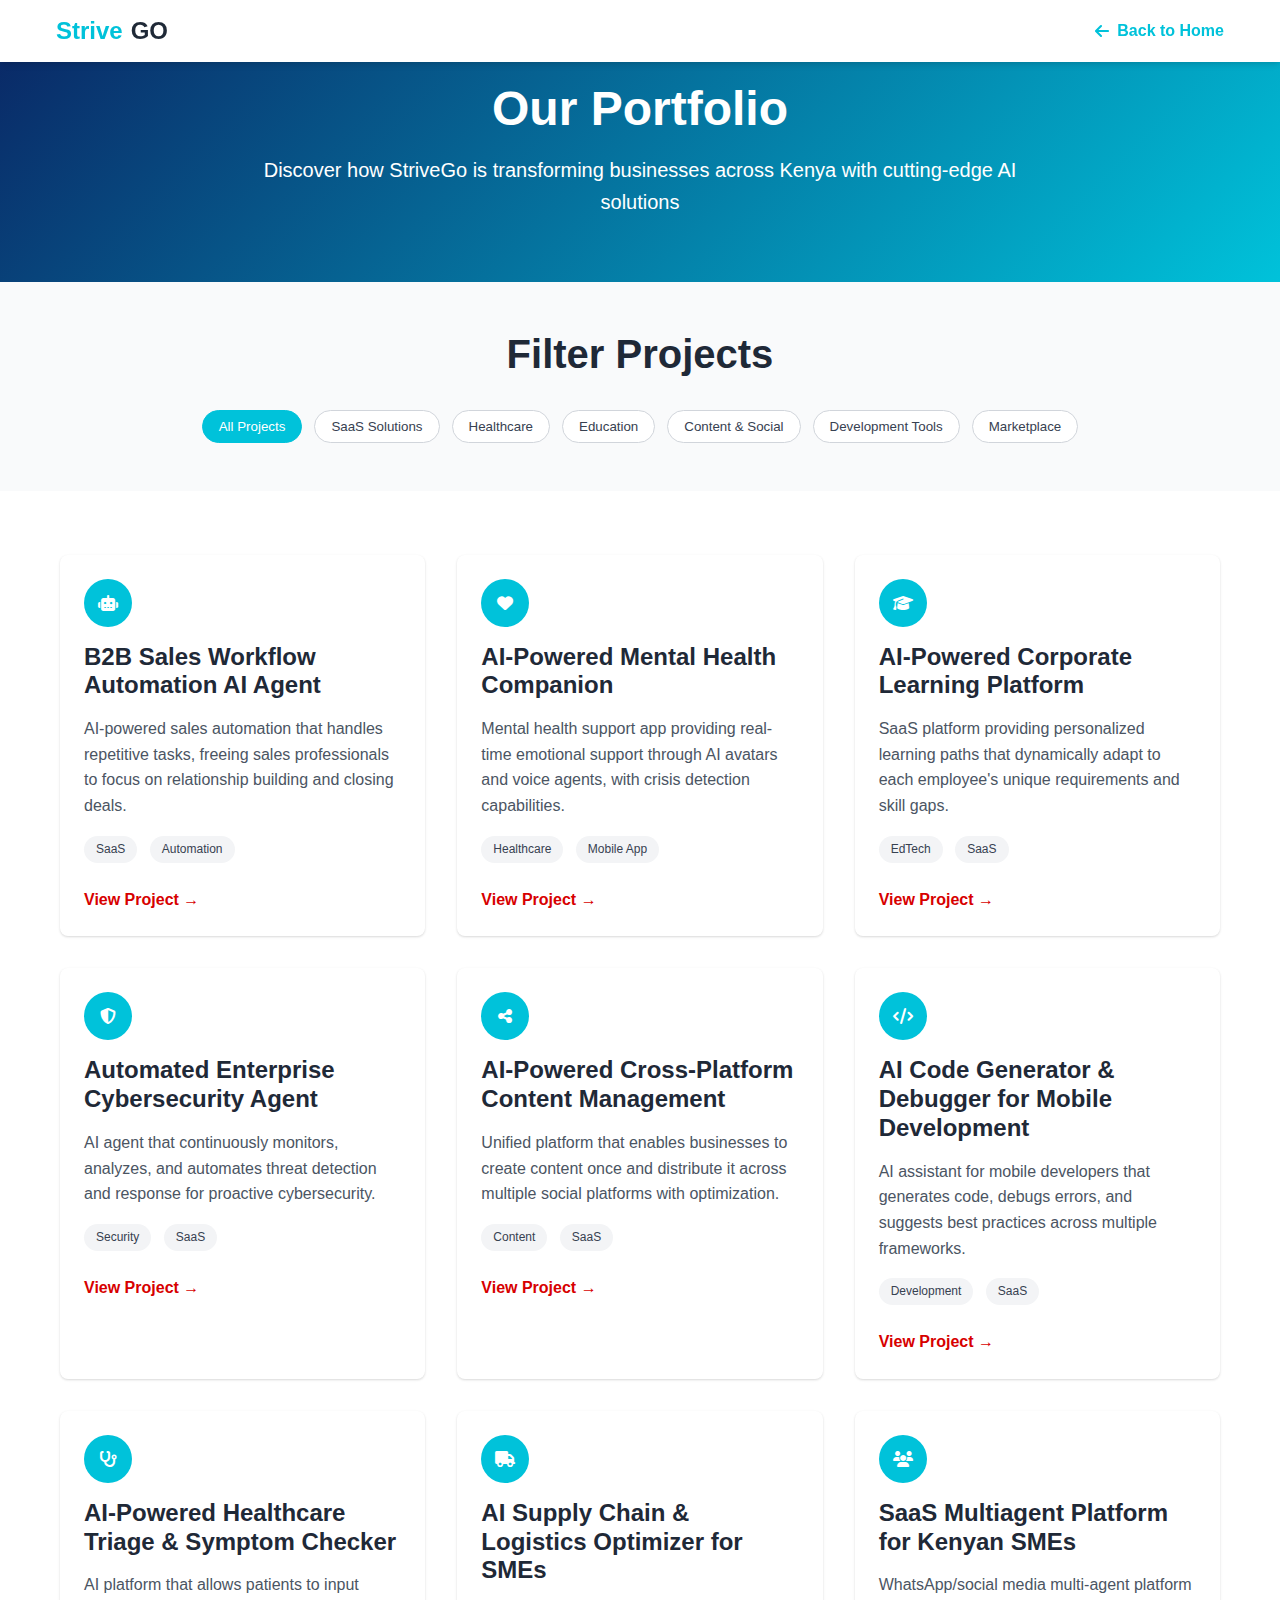
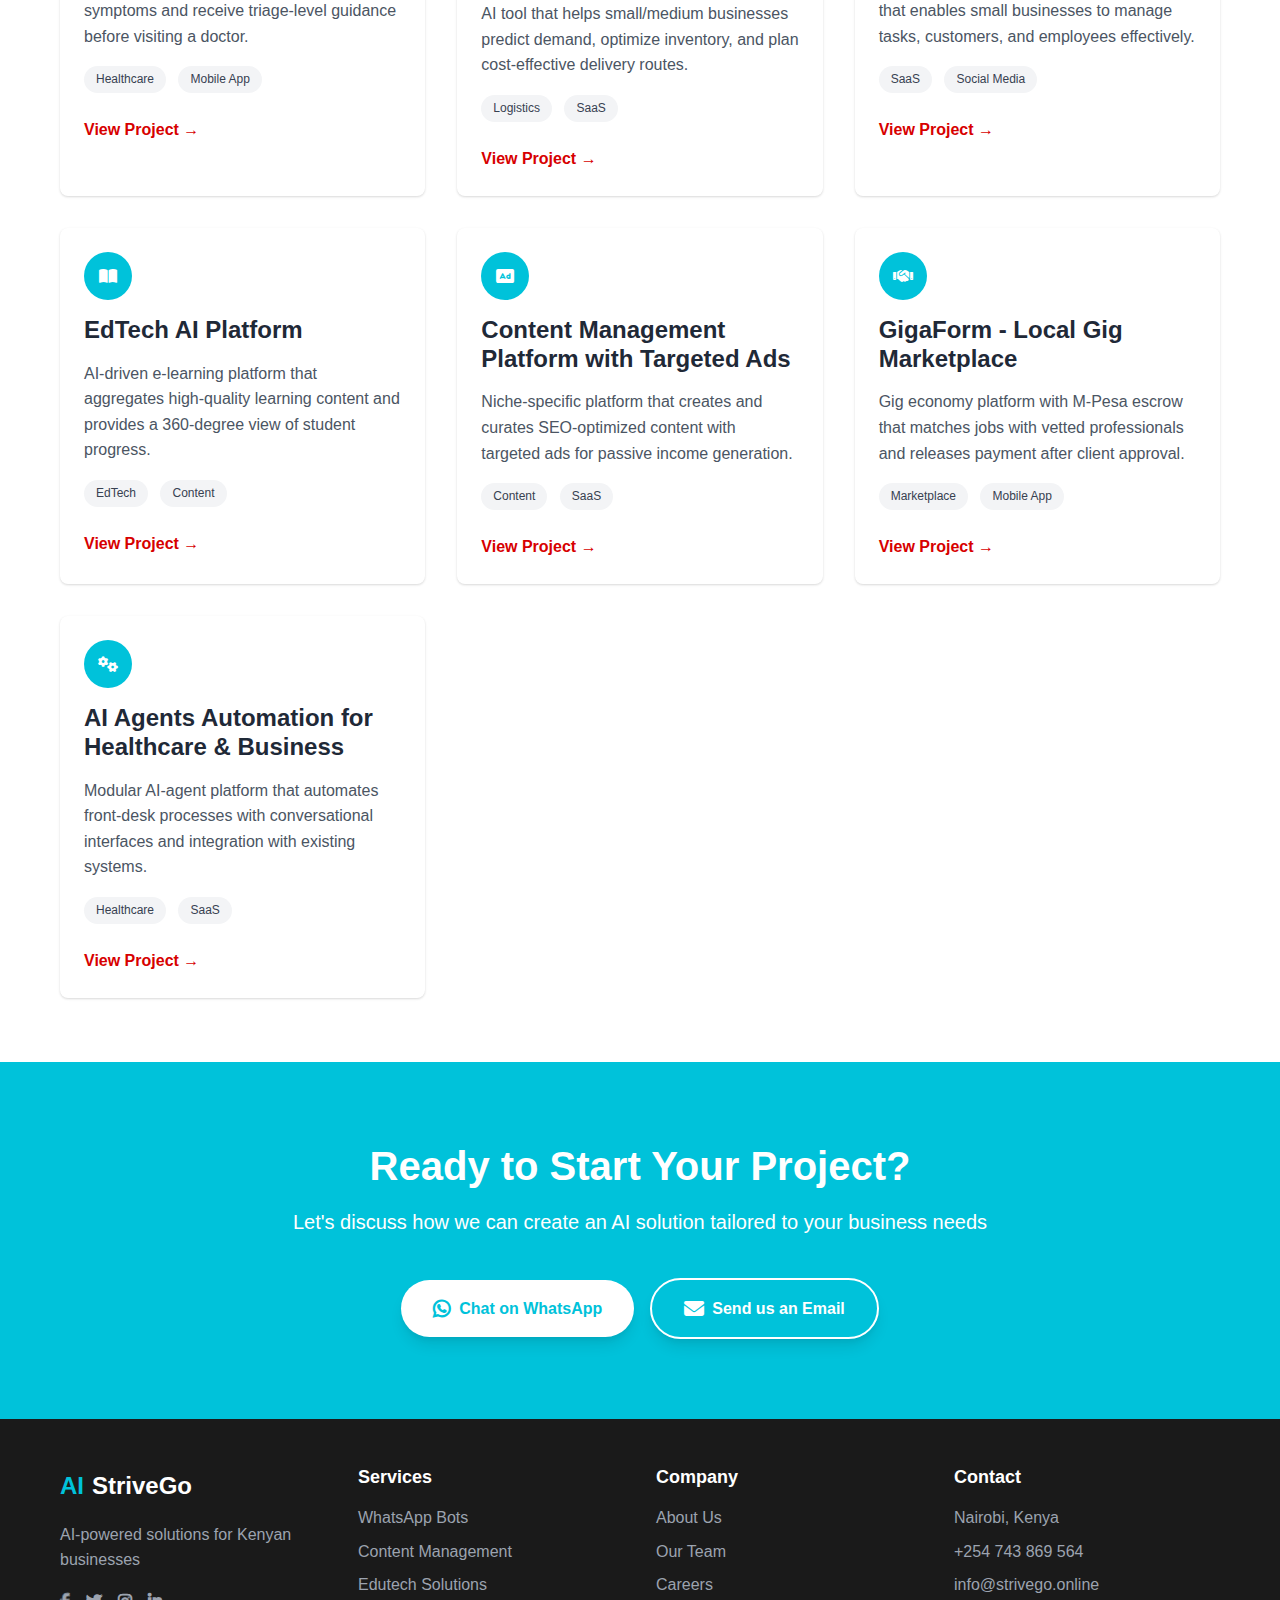
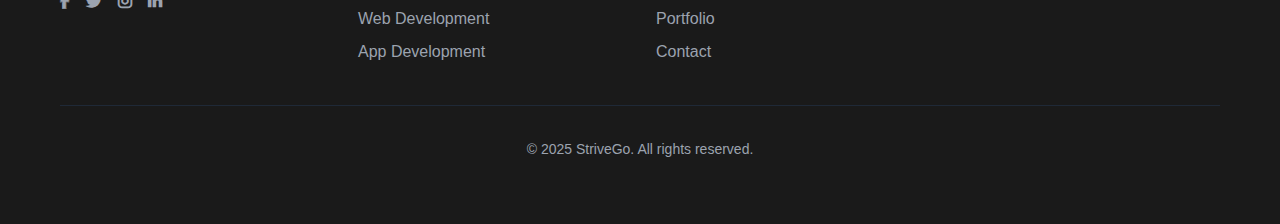
<file: portfolio.html>
<!DOCTYPE html>
<html lang="en">
<head>
  <meta charset="UTF-8" />
  <meta name="viewport" content="width=device-width, initial-scale=1.0" />

  <title>Our Projects | StriveGo — AI, Websites, and Digital Solutions in Kenya</title>

  <!-- Core SEO -->
  <meta name="description" content="Explore StriveGo’s AI, web, and mobile app projects across Kenya and Africa. We build smart digital solutions — websites, SaaS, automation, ecommerce, and consultancy for startups, SMEs, and corporates." />
  <meta name="keywords" content="AI tools Kenya, software developers Nairobi, website design Kenya, mobile app developers Kenya, tech company Africa, digital transformation Kenya, SaaS developers Nairobi, business automation Kenya, web design Kenya, StriveGo projects, AI startup Kenya, software engineering Kenya, app development Nairobi, web developers Kenya, StriveGo tech solutions" />
  <meta name="author" content="StriveGo Technologies" />
  <meta name="robots" content="index, follow, max-snippet:-1, max-image-preview:large, max-video-preview:-1" />
  <meta name="googlebot" content="index, follow" />
  <meta name="theme-color" content="#0b72ff" />

  <!-- Canonical -->
  <link rel="canonical" href="https://strivego.online/portfolio.html" />
    <link rel="alternate" type="application/rss+xml" title="StriveGo RSS Feed" href="https://strivego.online/rss.xml" />
    <meta name="google-site-verification" content="your-google-site-verification-code" />
    <meta name="msvalidate.01" content="your-bing-site-verification-code" />
    <meta name="yandex-verification" content="your-yandex-site-verification-code" />
    <meta name="ahrefs-site-verification" content="your-ahrefs-site-verification-code" />
    <meta name="pinterest-site-verification" content="your-pinterest-site-verification-code" />
    <meta name="alexaVerifyID" content="your-alexa-site-verification-code" />
    <meta name="naver-site-verification" content="your-naver-site-verification-code" />
    <meta name="baidu-site-verification" content="your-baidu-site-verification-code" />
    <meta name="yahoo-site-verification" content="your-yahoo-site-verification-code" />
    <meta name="sogou-site-verification" content="your-sogou-site-verification-code" />
    <meta name="duckduckgo-site-verification" content="your-duckduckgo-site-verification-code" />
    <meta name="seznam-site-verification" content="your-seznam-site-verification-code" />
    <meta name="quantcast" content="your-quantcast-verification-code" />
    <meta name="wot-verification" content="your-wot-site-verification-code" />
    <meta name="site-verification" content="your-site-verification-code" />
    <meta name="google" content="notranslate" />
    <meta name="google" content="nositelinkssearchbox" />
    <meta name="google" content="nopagereadaloud" />
    <meta name="google" content="noarchive" />
    <meta name="google" content="noydir" />
    <meta name="google" content="notranslate" />
    <meta name="google" content="nositelinkssearchbox" />
    <meta name="google" content="nopagereadaloud" />
    <meta name="google" content="noarchive" />
    <meta name="google" content="noydir" />
    

  <!-- Favicon -->
  <link rel="icon" type="image/png" href="logo.jpeg" />

  <!-- Open Graph (Facebook / WhatsApp / LinkedIn) -->
  <meta property="og:locale" content="en_KE" />
  <meta property="og:type" content="website" />
  <meta property="og:site_name" content="StriveGo" />
  <meta property="og:title" content="StriveGo — AI, Web & Mobile App Projects in Kenya" />
  <meta property="og:description" content="Discover StriveGo’s innovative tech projects. We build AI tools, business automation software, web systems, and digital platforms for Africa’s growing enterprises." />
  <meta property="og:url" content="https://strivego.online/portfolio.html" />
  <meta property="og:image" content="https://strivego.online/logo.jpeg" />
  <meta property="og:image:alt" content="StriveGo AI, web & mobile development projects" />

  <!-- Twitter Meta -->
  <meta name="twitter:card" content="summary_large_image" />
  <meta name="twitter:site" content="@OchiengNe88651" />
  <meta name="twitter:creator" content="@OchiengNe88651" />
  <meta name="twitter:title" content="StriveGo — AI, Web & Mobile Development Projects" />
  <meta name="twitter:description" content="StriveGo builds AI, web, and mobile solutions empowering Kenyan startups, SMEs, and global innovators. Explore our top projects." />
  <meta name="twitter:image" content="https://strivego.online/logo.jpeg" />

  <!-- Alternate Languages -->
  <link rel="alternate" href="https://strivego.online/portfolio.html" hreflang="en" />
  <link rel="alternate" href="https://strivego.online/sw/portfolio.html" hreflang="sw" />
  <link rel="alternate" href="https://strivego.online/portfolio.html" hreflang="x-default" />

  <!-- Schema.org Structured Data -->
  <script type="application/ld+json">
  {
    "@context": "https://schema.org",
    "@graph": [
      {
        "@type": "Organization",
        "@id": "https://strivego.online/#organization",
        "name": "StriveGo Technologies",
        "url": "https://strivego.online/",
        "logo": "https://strivego.online/roomm1.png",
        "description": "StriveGo is a Kenyan-based technology company specializing in AI-powered tools, web and mobile app development, automation systems, and digital consultancy for African businesses.",
        "sameAs": [
          "https://www.linkedin.com/in/nelson-w-a557272b4/",
          "https://x.com/OchiengNe88651",
          "https://github.com/Nelsonfrank516"
        ],
        "contactPoint": [
          {
            "@type": "ContactPoint",
            "telephone": "+254743869564",
            "contactType": "customer support",
            "areaServed": "Africa",
            "availableLanguage": ["English", "Swahili"]
          }
        ],
        "founder": {
          "@type": "Person",
          "name": "Nelson Franklin Ochieng Were",
          "jobTitle": "Founder & Software Engineer",
          "url": "https://strivego.online/",
          "sameAs": [
            "https://www.linkedin.com/in/nelson-w-a557272b4/",
            "https://github.com/Nelsonfrank516"
          ]
        }
      },
      {
        "@type": "WebSite",
        "@id": "https://strivego.online/#website",
        "url": "https://strivego.online/",
        "name": "StriveGo",
        "potentialAction": {
          "@type": "SearchAction",
          "target": "https://strivego.online/search?q={search_term_string}",
          "query-input": "required name=search_term_string"
        }
      },
      {
        "@type": "WebPage",
        "@id": "https://strivego.online/portfolio.html",
        "url": "https://strivego.online/portfolio.html",
        "name": "StriveGo Projects — AI & Tech Development Portfolio",
        "isPartOf": { "@id": "https://strivego.online/#website" },
        "about": [
          { "@type": "Thing", "name": "AI solutions" },
          { "@type": "Thing", "name": "Web development" },
          { "@type": "Thing", "name": "Mobile app development" },
          { "@type": "Thing", "name": "SaaS platforms" },
          { "@type": "Thing", "name": "Automation tools" },
          { "@type": "Thing", "name": "Digital consultancy" },
          { "@type": "Thing", "name": "Kenyan tech startups" }
        ],
        "datePublished": "2025-01-01",
        "dateModified": "2025-10-13",
        "inLanguage": "en-KE",
        "primaryImageOfPage": "https://strivego.online/logo.jpeg"
      },
      {
        "@type": "Product",
        "name": "AI Automation Tools",
        "description": "Custom AI systems for small businesses, automation workflows, and chatbot integrations.",
        "brand": "StriveGo",
        "category": "Software Development",
        "url": "https://strivego.online/projects/ai-tools"
      },
      {
        "@type": "Product",
        "name": "Web Development & SEO",
        "description": "Responsive websites, ecommerce stores, and SEO-ready landing pages built by StriveGo.",
        "brand": "StriveGo",
        "category": "Web Development",
        "url": "https://strivego.online/projects/websites"
      },
      {
        "@type": "Product",
        "name": "Mobile App Development",
        "description": "Android and cross-platform apps tailored for business and customer engagement.",
        "brand": "StriveGo",
        "category": "App Development",
        "url": "https://strivego.online/projects/apps"
      }
    ]
  }
  </script>

  <!-- Fonts and Styles -->
  <link rel="preconnect" href="https://fonts.googleapis.com" />
  <link rel="preconnect" href="https://fonts.gstatic.com" crossorigin />
  <link href="https://fonts.googleapis.com/css2?family=Poppins:wght@300;400;500;600;700&family=Space+Grotesk:wght@400;500;600;700&display=swap" rel="stylesheet" />
  <link rel="stylesheet" href="https://cdnjs.cloudflare.com/ajax/libs/font-awesome/6.4.0/css/all.min.css" />
  <link rel="stylesheet" href="portfolio.css" />
</head>

<body>
    <!-- Navigation -->
    <nav>
        <div class="nav-container">
            <a href="index.html" class="logo">
                <span class="logo-text text-quantum-cyan">Strive</span>
                <span class="logo-text">GO</span>
            </a>
            
            <a href="index.html" class="back-link">
                <i class="fas fa-arrow-left"></i> Back to Home
            </a>
        </div>
    </nav>

    <!-- Hero Section -->
    <section class="portfolio-hero">
        <div class="container">
            <div class="hero-content">
                <h1>Our Portfolio</h1>
                <p class="text-xl">Discover how StriveGo is transforming businesses across Kenya with cutting-edge AI solutions</p>
            </div>
        </div>
    </section>

    <!-- Portfolio Filters -->
    <section class="filters-section">
        <div class="container">
            <div class="filters-container">
                <h2>Filter Projects</h2>
                
                <div class="filter-buttons">
                    <button class="filter-btn active" data-filter="all">All Projects</button>
                    <button class="filter-btn" data-filter="saas">SaaS Solutions</button>
                    <button class="filter-btn" data-filter="health">Healthcare</button>
                    <button class="filter-btn" data-filter="education">Education</button>
                    <button class="filter-btn" data-filter="content">Content & Social</button>
                    <button class="filter-btn" data-filter="development">Development Tools</button>
                    <button class="filter-btn" data-filter="marketplace">Marketplace</button>
                </div>
            </div>
        </div>
    </section>

    <!-- Projects Grid -->
    <section class="projects-section">
        <div class="container">
            <div class="projects-grid" id="projects-grid">
                
                <!-- Project 1: B2B Sales Workflow Automation -->
                <div class="project-card" data-category="saas">
                    <div class="project-icon">
                        <i class="fas fa-robot"></i>
                    </div>
                    <h3>B2B Sales Workflow Automation AI Agent</h3>
                    <p class="text-gray-600">AI-powered sales automation that handles repetitive tasks, freeing sales professionals to focus on relationship building and closing deals.</p>
                    <div class="project-tags">
                        <span class="project-tag">SaaS</span>
                        <span class="project-tag">Automation</span>
                    </div>
                    <a href="#" class="project-link">View Project →</a>
                </div>
                
                <!-- Project 2: Mental Health App -->
                <div class="project-card" data-category="health">
                    <div class="project-icon">
                        <i class="fas fa-heart"></i>
                    </div>
                    <h3>AI-Powered Mental Health Companion</h3>
                    <p class="text-gray-600">Mental health support app providing real-time emotional support through AI avatars and voice agents, with crisis detection capabilities.</p>
                    <div class="project-tags">
                        <span class="project-tag">Healthcare</span>
                        <span class="project-tag">Mobile App</span>
                    </div>
                    <a href="#" class="project-link">View Project →</a>
                </div>
                
                <!-- Project 3: Corporate Learning Platform -->
                <div class="project-card" data-category="education">
                    <div class="project-icon">
                        <i class="fas fa-graduation-cap"></i>
                    </div>
                    <h3>AI-Powered Corporate Learning Platform</h3>
                    <p class="text-gray-600">SaaS platform providing personalized learning paths that dynamically adapt to each employee's unique requirements and skill gaps.</p>
                    <div class="project-tags">
                        <span class="project-tag">EdTech</span>
                        <span class="project-tag">SaaS</span>
                    </div>
                    <a href="#" class="project-link">View Project →</a>
                </div>
                
                <!-- Project 4: Cybersecurity Agent -->
                <div class="project-card" data-category="saas">
                    <div class="project-icon">
                        <i class="fas fa-shield-alt"></i>
                    </div>
                    <h3>Automated Enterprise Cybersecurity Agent</h3>
                    <p class="text-gray-600">AI agent that continuously monitors, analyzes, and automates threat detection and response for proactive cybersecurity.</p>
                    <div class="project-tags">
                        <span class="project-tag">Security</span>
                        <span class="project-tag">SaaS</span>
                    </div>
                    <a href="#" class="project-link">View Project →</a>
                </div>
                
                <!-- Project 5: Cross-Platform Content Management -->
                <div class="project-card" data-category="content">
                    <div class="project-icon">
                        <i class="fas fa-share-alt"></i>
                    </div>
                    <h3>AI-Powered Cross-Platform Content Management</h3>
                    <p class="text-gray-600">Unified platform that enables businesses to create content once and distribute it across multiple social platforms with optimization.</p>
                    <div class="project-tags">
                        <span class="project-tag">Content</span>
                        <span class="project-tag">SaaS</span>
                    </div>
                    <a href="#" class="project-link">View Project →</a>
                </div>
                
                <!-- Project 6: Code Generator & Debugger -->
                <div class="project-card" data-category="development">
                    <div class="project-icon">
                        <i class="fas fa-code"></i>
                    </div>
                    <h3>AI Code Generator & Debugger for Mobile Development</h3>
                    <p class="text-gray-600">AI assistant for mobile developers that generates code, debugs errors, and suggests best practices across multiple frameworks.</p>
                    <div class="project-tags">
                        <span class="project-tag">Development</span>
                        <span class="project-tag">SaaS</span>
                    </div>
                    <a href="#" class="project-link">View Project →</a>
                </div>
                
                <!-- Project 7: Healthcare Triage & Symptom Checker -->
                <div class="project-card" data-category="health">
                    <div class="project-icon">
                        <i class="fas fa-stethoscope"></i>
                    </div>
                    <h3>AI-Powered Healthcare Triage & Symptom Checker</h3>
                    <p class="text-gray-600">AI platform that allows patients to input symptoms and receive triage-level guidance before visiting a doctor.</p>
                    <div class="project-tags">
                        <span class="project-tag">Healthcare</span>
                        <span class="project-tag">Mobile App</span>
                    </div>
                    <a href="#" class="project-link">View Project →</a>
                </div>
                
                <!-- Project 8: Supply Chain & Logistics Optimizer -->
                <div class="project-card" data-category="saas">
                    <div class="project-icon">
                        <i class="fas fa-truck"></i>
                    </div>
                    <h3>AI Supply Chain & Logistics Optimizer for SMEs</h3>
                    <p class="text-gray-600">AI tool that helps small/medium businesses predict demand, optimize inventory, and plan cost-effective delivery routes.</p>
                    <div class="project-tags">
                        <span class="project-tag">Logistics</span>
                        <span class="project-tag">SaaS</span>
                    </div>
                    <a href="#" class="project-link">View Project →</a>
                </div>
                
                <!-- Project 9: Multiagent Platform for SMEs -->
                <div class="project-card" data-category="saas">
                    <div class="project-icon">
                        <i class="fas fa-users"></i>
                    </div>
                    <h3>SaaS Multiagent Platform for Kenyan SMEs</h3>
                    <p class="text-gray-600">WhatsApp/social media multi-agent platform that enables small businesses to manage tasks, customers, and employees effectively.</p>
                    <div class="project-tags">
                        <span class="project-tag">SaaS</span>
                        <span class="project-tag">Social Media</span>
                    </div>
                    <a href="#" class="project-link">View Project →</a>
                </div>
                
                <!-- Project 10: EdTech AI Platform -->
                <div class="project-card" data-category="education">
                    <div class="project-icon">
                        <i class="fas fa-book-open"></i>
                    </div>
                    <h3>EdTech AI Platform</h3>
                    <p class="text-gray-600">AI-driven e-learning platform that aggregates high-quality learning content and provides a 360-degree view of student progress.</p>
                    <div class="project-tags">
                        <span class="project-tag">EdTech</span>
                        <span class="project-tag">Content</span>
                    </div>
                    <a href="#" class="project-link">View Project →</a>
                </div>
                
                <!-- Project 11: Content Management with Targeted Ads -->
                <div class="project-card" data-category="content">
                    <div class="project-icon">
                        <i class="fas fa-ad"></i>
                    </div>
                    <h3>Content Management Platform with Targeted Ads</h3>
                    <p class="text-gray-600">Niche-specific platform that creates and curates SEO-optimized content with targeted ads for passive income generation.</p>
                    <div class="project-tags">
                        <span class="project-tag">Content</span>
                        <span class="project-tag">SaaS</span>
                    </div>
                    <a href="#" class="project-link">View Project →</a>
                </div>
                
                <!-- Project 12: GigaForm (Local Gig Marketplace) -->
                <div class="project-card" data-category="marketplace">
                    <div class="project-icon">
                        <i class="fas fa-handshake"></i>
                    </div>
                    <h3>GigaForm - Local Gig Marketplace</h3>
                    <p class="text-gray-600">Gig economy platform with M-Pesa escrow that matches jobs with vetted professionals and releases payment after client approval.</p>
                    <div class="project-tags">
                        <span class="project-tag">Marketplace</span>
                        <span class="project-tag">Mobile App</span>
                    </div>
                    <a href="#" class="project-link">View Project →</a>
                </div>
                
                <!-- Project 13: AI Agents Automation -->
                <div class="project-card" data-category="health">
                    <div class="project-icon">
                        <i class="fas fa-cogs"></i>
                    </div>
                    <h3>AI Agents Automation for Healthcare & Business</h3>
                    <p class="text-gray-600">Modular AI-agent platform that automates front-desk processes with conversational interfaces and integration with existing systems.</p>
                    <div class="project-tags">
                        <span class="project-tag">Healthcare</span>
                        <span class="project-tag">SaaS</span>
                    </div>
                    <a href="#" class="project-link">View Project →</a>
                </div>
                
            </div>
        </div>
    </section>

    <!-- CTA Section -->
    <section class="cta-section">
        <div class="container">
            <h2>Ready to Start Your Project?</h2>
            <p class="text-xl max-w-3xl mx-auto">Let's discuss how we can create an AI solution tailored to your business needs</p>
            
            <div class="cta-buttons">
                <a href="https://wa.me/254743869564?text=Hello%20StriveGo,%20I%20want%20to%20discuss%20a%20project" target="_blank" class="cta-btn cta-btn-primary">
                    <i class="fab fa-whatsapp"></i>
                    Chat on WhatsApp
                </a>
                <a href="mailto:info@strivego.online" class="cta-btn cta-btn-secondary">
                    <i class="fas fa-envelope"></i>
                    Send us an Email
                </a>
            </div>
        </div>
    </section>

    <!-- Footer -->
    <footer>
        <div class="container">
            <div class="footer-grid">
                <div class="footer-links">
                    <a href="index.html" class="footer-logo">
                        <span class="logo-text text-quantum-cyan">AI</span>
                        <span class="logo-text text-white">StriveGo</span>
                    </a>
                    <p class="text-gray-400">AI-powered solutions for Kenyan businesses</p>
                    <div class="footer-social">
                        <a href="#"><i class="fab fa-facebook-f"></i></a>
                        <a href="#"><i class="fab fa-twitter"></i></a>
                        <a href="#"><i class="fab fa-instagram"></i></a>
                        <a href="#"><i class="fab fa-linkedin-in"></i></a>
                    </div>
                </div>
                
                <div class="footer-links">
                    <h3>Services</h3>
                    <ul>
                        <li><a href="index.html#services">WhatsApp Bots</a></li>
                        <li><a href="index.html#services">Content Management</a></li>
                        <li><a href="index.html#services">Edutech Solutions</a></li>
                        <li><a href="index.html#services">Web Development</a></li>
                        <li><a href="index.html#services">App Development</a></li>
                    </ul>
                </div>
                
                <div class="footer-links">
                    <h3>Company</h3>
                    <ul>
                        <li><a href="index.html#about">About Us</a></li>
                        <li><a href="index.html#about">Our Team</a></li>
                        <li><a href="#">Careers</a></li>
                        <li><a href="portfolio.html">Portfolio</a></li>
                        <li><a href="index.html#contact">Contact</a></li>
                    </ul>
                </div>
                
                <div class="footer-links">
                    <h3>Contact</h3>
                    <ul>
                        <li class="text-gray-400">Nairobi, Kenya</li>
                        <li class="text-gray-400">+254 743 869 564</li>
                        <li class="text-gray-400">info@strivego.online</li>
                    </ul>
                </div>
            </div>
            
            <div class="footer-bottom">
                <p>&copy; 2025 StriveGo. All rights reserved.</p>
            </div>
        </div>
    </footer>

    <script>
        // Portfolio filtering functionality
        document.addEventListener('DOMContentLoaded', function() {
            const filterButtons = document.querySelectorAll('.filter-btn');
            const projectCards = document.querySelectorAll('.project-card');
            
            filterButtons.forEach(button => {
                button.addEventListener('click', function() {
                    // Remove active class from all buttons
                    filterButtons.forEach(btn => btn.classList.remove('active'));
                    
                    // Add active class to clicked button
                    this.classList.add('active');
                    
                    const filterValue = this.getAttribute('data-filter');
                    
                    projectCards.forEach(card => {
                        if (filterValue === 'all' || card.getAttribute('data-category') === filterValue) {
                            card.style.display = 'block';
                        } else {
                            card.style.display = 'none';
                        }
                    });
                });
            });
        });
    </script>
</body>
</html>
</file>
<file: portfolio.css>
/* CSS Variables for Brand Colors */
        :root {
            --quantum-cyan: #00C2DA;
            --deep-sapphire: #0A2463;
            --light-gray: #F9F9F9;
            --white: #FFFFFF;
            --kenyan-red: #D70000;
            --kenyan-black: #1A1A1A;
            --gray-50: #F9FAFB;
            --gray-100: #F3F4F6;
            --gray-200: #E5E7EB;
            --gray-300: #D1D5DB;
            --gray-400: #9CA3AF;
            --gray-500: #6B7280;
            --gray-600: #4B5563;
            --gray-700: #374151;
            --gray-800: #1F2937;
            --gray-900: #111827;
        }

        /* Base Styles */
        * {
            margin: 0;
            padding: 0;
            box-sizing: border-box;
        }

        html {
            scroll-behavior: smooth;
        }

        body {
            font-family: 'Segoe UI', Tahoma, Geneva, Verdana, sans-serif;
            line-height: 1.6;
            color: var(--gray-800);
            background-color: var(--white);
        }

        .container {
            width: 100%;
            max-width: 1200px;
            margin: 0 auto;
            padding: 0 20px;
        }

        /* Typography */
        h1, h2, h3, h4, h5, h6 {
            font-weight: 700;
            line-height: 1.2;
            margin-bottom: 1rem;
        }

        h1 {
            font-size: 2.5rem;
        }

        h2 {
            font-size: 2rem;
        }

        h3 {
            font-size: 1.5rem;
        }

        p {
            margin-bottom: 1rem;
        }

        a {
            color: inherit;
            text-decoration: none;
            transition: color 0.3s ease;
        }

        /* Utility Classes */
        .text-center {
            text-align: center;
        }

        .text-white {
            color: var(--white);
        }

        .text-quantum-cyan {
            color: var(--quantum-cyan);
        }

        .text-gray-400 {
            color: var(--gray-400);
        }

        .text-gray-600 {
            color: var(--gray-600);
        }

        .bg-white {
            background-color: var(--white);
        }

        .bg-quantum-cyan {
            background-color: var(--quantum-cyan);
        }

        .bg-gray-50 {
            background-color: var(--gray-50);
        }

        .bg-kenyan-black {
            background-color: var(--kenyan-black);
        }

        .shadow {
            box-shadow: 0 1px 3px 0 rgba(0, 0, 0, 0.1), 0 1px 2px 0 rgba(0, 0, 0, 0.06);
        }

        .shadow-md {
            box-shadow: 0 4px 6px -1px rgba(0, 0, 0, 0.1), 0 2px 4px -1px rgba(0, 0, 0, 0.06);
        }

        .shadow-lg {
            box-shadow: 0 10px 15px -3px rgba(0, 0, 0, 0.1), 0 4px 6px -2px rgba(0, 0, 0, 0.05);
        }

        .rounded {
            border-radius: 0.25rem;
        }

        .rounded-lg {
            border-radius: 0.5rem;
        }

        .rounded-full {
            border-radius: 9999px;
        }

        .flex {
            display: flex;
        }

        .flex-col {
            flex-direction: column;
        }

        .items-center {
            align-items: center;
        }

        .justify-center {
            justify-content: center;
        }

        .justify-between {
            justify-content: space-between;
        }

        .space-x-2 > * + * {
            margin-left: 0.5rem;
        }

        .space-x-4 > * + * {
            margin-left: 1rem;
        }

        .space-y-2 > * + * {
            margin-top: 0.5rem;
        }

        .space-y-4 > * + * {
            margin-top: 1rem;
        }

        .mb-2 {
            margin-bottom: 0.5rem;
        }

        .mb-4 {
            margin-bottom: 1rem;
        }

        .mb-6 {
            margin-bottom: 1.5rem;
        }

        .mb-8 {
            margin-bottom: 2rem;
        }

        .mb-10 {
            margin-bottom: 2.5rem;
        }

        .py-3 {
            padding-top: 0.75rem;
            padding-bottom: 0.75rem;
        }

        .py-4 {
            padding-top: 1rem;
            padding-bottom: 1rem;
        }

        .py-6 {
            padding-top: 1.5rem;
            padding-bottom: 1.5rem;
        }

        .py-8 {
            padding-top: 2rem;
            padding-bottom: 2rem;
        }

        .py-12 {
            padding-top: 3rem;
            padding-bottom: 3rem;
        }

        .py-16 {
            padding-top: 4rem;
            padding-bottom: 4rem;
        }

        .py-20 {
            padding-top: 5rem;
            padding-bottom: 5rem;
        }

        .px-4 {
            padding-left: 1rem;
            padding-right: 1rem;
        }

        .px-8 {
            padding-left: 2rem;
            padding-right: 2rem;
        }

        .pt-20 {
            padding-top: 5rem;
        }

        .mt-8 {
            margin-top: 2rem;
        }

        .pt-8 {
            padding-top: 2rem;
        }

        .w-12 {
            width: 3rem;
        }

        .h-12 {
            height: 3rem;
        }

        .w-full {
            width: 100%;
        }

        .max-w-3xl {
            max-width: 48rem;
        }

        .mx-auto {
            margin-left: auto;
            margin-right: auto;
        }

        .fixed {
            position: fixed;
        }

        .z-50 {
            z-index: 50;
        }

        .grid {
            display: grid;
        }

        .grid-cols-1 {
            grid-template-columns: repeat(1, minmax(0, 1fr));
        }

        .gap-3 {
            gap: 0.75rem;
        }

        .gap-8 {
            gap: 2rem;
        }

        .border-t {
            border-top-width: 1px;
        }

        .border-2 {
            border-width: 2px;
        }

        .border-white {
            border-color: var(--white);
        }

        .border-gray-800 {
            border-color: var(--gray-800);
        }

        .font-semibold {
            font-weight: 600;
        }

        .font-bold {
            font-weight: 700;
        }

        .text-xl {
            font-size: 1.25rem;
        }

        .text-2xl {
            font-size: 1.5rem;
        }

        .text-3xl {
            font-size: 1.875rem;
        }

        .text-4xl {
            font-size: 2.25rem;
        }

        .text-5xl {
            font-size: 3rem;
        }

        .text-sm {
            font-size: 0.875rem;
        }

        .text-lg {
            font-size: 1.125rem;
        }

        /* Navigation */
        nav {
            background-color: var(--white);
            box-shadow: 0 4px 6px -1px rgba(0, 0, 0, 0.1), 0 2px 4px -1px rgba(0, 0, 0, 0.06);
            position: fixed;
            width: 100%;
            z-index: 50;
        }

        .nav-container {
            display: flex;
            justify-content: space-between;
            align-items: center;
            padding: 0.75rem 1rem;
            max-width: 1200px;
            margin: 0 auto;
        }

        .logo {
            display: flex;
            align-items: center;
            gap: 0.5rem;
        }

        .logo-text {
            font-size: 1.5rem;
            font-weight: 700;
        }

        .back-link {
            color: var(--quantum-cyan);
            font-weight: 600;
            display: flex;
            align-items: center;
        }

        .back-link i {
            margin-right: 0.5rem;
        }

        /* Hero Section */
        .portfolio-hero {
            padding-top: 5rem;
            background: linear-gradient(135deg, var(--deep-sapphire) 0%, var(--quantum-cyan) 100%);
            color: var(--white);
            padding-bottom: 3rem;
        }

        .hero-content {
            text-align: center;
            max-width: 48rem;
            margin: 0 auto;
        }

        /* Portfolio Filters */
        .filters-section {
            background-color: var(--gray-50);
            padding: 3rem 0;
        }

        .filters-container {
            text-align: center;
        }

        .filter-buttons {
            display: flex;
            flex-wrap: wrap;
            justify-content: center;
            gap: 0.75rem;
            margin-top: 2rem;
        }

        .filter-btn {
            padding: 0.5rem 1rem;
            border-radius: 9999px;
            background-color: var(--white);
            color: var(--gray-700);
            border: 1px solid var(--gray-300);
            cursor: pointer;
            transition: all 0.3s ease;
            font-weight: 500;
        }

        .filter-btn:hover {
            background-color: var(--quantum-cyan);
            color: var(--white);
            border-color: var(--quantum-cyan);
        }

        .filter-btn.active {
            background-color: var(--quantum-cyan);
            color: var(--white);
            border-color: var(--quantum-cyan);
        }

        /* Projects Grid */
        .projects-section {
            padding: 4rem 0;
        }

        .projects-grid {
            display: grid;
            grid-template-columns: repeat(1, 1fr);
            gap: 2rem;
        }

        .project-card {
            background-color: var(--white);
            padding: 1.5rem;
            border-radius: 0.5rem;
            box-shadow: 0 1px 3px 0 rgba(0, 0, 0, 0.1), 0 1px 2px 0 rgba(0, 0, 0, 0.06);
            transition: transform 0.3s ease, box-shadow 0.3s ease;
        }

        .project-card:hover {
            transform: translateY(-5px);
            box-shadow: 0 10px 15px -3px rgba(0, 0, 0, 0.1), 0 4px 6px -2px rgba(0, 0, 0, 0.05);
        }

        .project-icon {
            width: 3rem;
            height: 3rem;
            background-color: var(--quantum-cyan);
            border-radius: 50%;
            display: flex;
            align-items: center;
            justify-content: center;
            color: var(--white);
            margin-bottom: 1rem;
        }

        .project-tags {
            margin-bottom: 1rem;
        }

        .project-tag {
            display: inline-block;
            padding: 0.25rem 0.75rem;
            background-color: var(--gray-100);
            color: var(--gray-700);
            border-radius: 9999px;
            font-size: 0.75rem;
            font-weight: 500;
            margin-right: 0.5rem;
            margin-bottom: 0.5rem;
        }

        .project-link {
            color: var(--kenyan-red);
            font-weight: 600;
        }

        /* CTA Section */
        .cta-section {
            background-color: var(--quantum-cyan);
            color: var(--white);
            padding: 5rem 0;
            text-align: center;
        }

        .cta-buttons {
            display: flex;
            flex-direction: column;
            align-items: center;
            gap: 1rem;
            margin-top: 2.5rem;
        }

        .cta-btn {
            display: inline-flex;
            align-items: center;
            justify-content: center;
            padding: 1rem 2rem;
            border-radius: 9999px;
            font-weight: 600;
            box-shadow: 0 10px 15px -3px rgba(0, 0, 0, 0.1), 0 4px 6px -2px rgba(0, 0, 0, 0.05);
            transition: all 0.3s ease;
        }

        .cta-btn i {
            margin-right: 0.5rem;
            font-size: 1.25rem;
        }

        .cta-btn-primary {
            background-color: var(--white);
            color: var(--quantum-cyan);
        }

        .cta-btn-primary:hover {
            background-color: var(--gray-100);
        }

        .cta-btn-secondary {
            border: 2px solid var(--white);
            color: var(--white);
        }

        .cta-btn-secondary:hover {
            background-color: var(--white);
            color: var(--quantum-cyan);
        }

        /* Footer */
        footer {
            background-color: var(--kenyan-black);
            color: var(--white);
            padding: 3rem 0;
        }

        .footer-grid {
            display: grid;
            grid-template-columns: repeat(1, 1fr);
            gap: 2rem;
        }

        .footer-logo {
            display: flex;
            align-items: center;
            gap: 0.5rem;
            margin-bottom: 1rem;
        }

        .footer-social {
            display: flex;
            gap: 1rem;
            margin-top: 1rem;
        }

        .footer-social a {
            color: var(--gray-400);
            transition: color 0.3s ease;
        }

        .footer-social a:hover {
            color: var(--white);
        }

        .footer-links h3 {
            font-size: 1.125rem;
            font-weight: 600;
            margin-bottom: 1rem;
        }

        .footer-links ul {
            list-style: none;
        }

        .footer-links li {
            margin-bottom: 0.5rem;
        }

        .footer-links a {
            color: var(--gray-400);
            transition: color 0.3s ease;
        }

        .footer-links a:hover {
            color: var(--white);
        }

        .footer-bottom {
            margin-top: 2rem;
            padding-top: 2rem;
            border-top: 1px solid var(--gray-800);
            text-align: center;
            color: var(--gray-400);
            font-size: 0.875rem;
        }

        /* Responsive Design */
        @media (min-width: 768px) {
            .projects-grid {
                grid-template-columns: repeat(2, 1fr);
            }
            
            .footer-grid {
                grid-template-columns: repeat(4, 1fr);
            }
            
            .cta-buttons {
                flex-direction: row;
                justify-content: center;
            }
        }

        @media (min-width: 1024px) {
            .projects-grid {
                grid-template-columns: repeat(3, 1fr);
            }
            
            h1 {
                font-size: 3rem;
            }
            
            h2 {
                font-size: 2.5rem;
            }
        }

        /* Icon Fonts */
        @font-face {
            font-family: 'Font Awesome 6 Free';
            font-style: normal;
            font-weight: 900;
            font-display: block;
            src: url("https://cdnjs.cloudflare.com/ajax/libs/font-awesome/6.4.0/webfonts/fa-solid-900.woff2") format("woff2"),
                 url("https://cdnjs.cloudflare.com/ajax/libs/font-awesome/6.4.0/webfonts/fa-solid-900.ttf") format("truetype");
        }

        .fas, .fab {
            font-family: 'Font Awesome 6 Free';
            font-weight: 900;
        }

        .fab {
            font-family: 'Font Awesome 6 Brands';
        }

        .fa-arrow-left:before { content: "\f060"; }
        .fa-robot:before { content: "\f544"; }
        .fa-heart:before { content: "\f004"; }
        .fa-graduation-cap:before { content: "\f19d"; }
        .fa-shield-alt:before { content: "\f3ed"; }
        .fa-share-alt:before { content: "\f1e0"; }
        .fa-code:before { content: "\f121"; }
        .fa-stethoscope:before { content: "\f0f1"; }
        .fa-truck:before { content: "\f0d1"; }
        .fa-users:before { content: "\f0c0"; }
        .fa-book-open:before { content: "\f518"; }
        .fa-ad:before { content: "\f641"; }
        .fa-handshake:before { content: "\f2b5"; }
        .fa-cogs:before { content: "\f085"; }
        .fa-whatsapp:before { content: "\f232"; }
        .fa-envelope:before { content: "\f0e0"; }
        .fa-facebook-f:before { content: "\f39e"; }
        .fa-twitter:before { content: "\f099"; }
        .fa-instagram:before { content: "\f16d"; }
        .fa-linkedin-in:before { content: "\f0e1"; }
</file>
